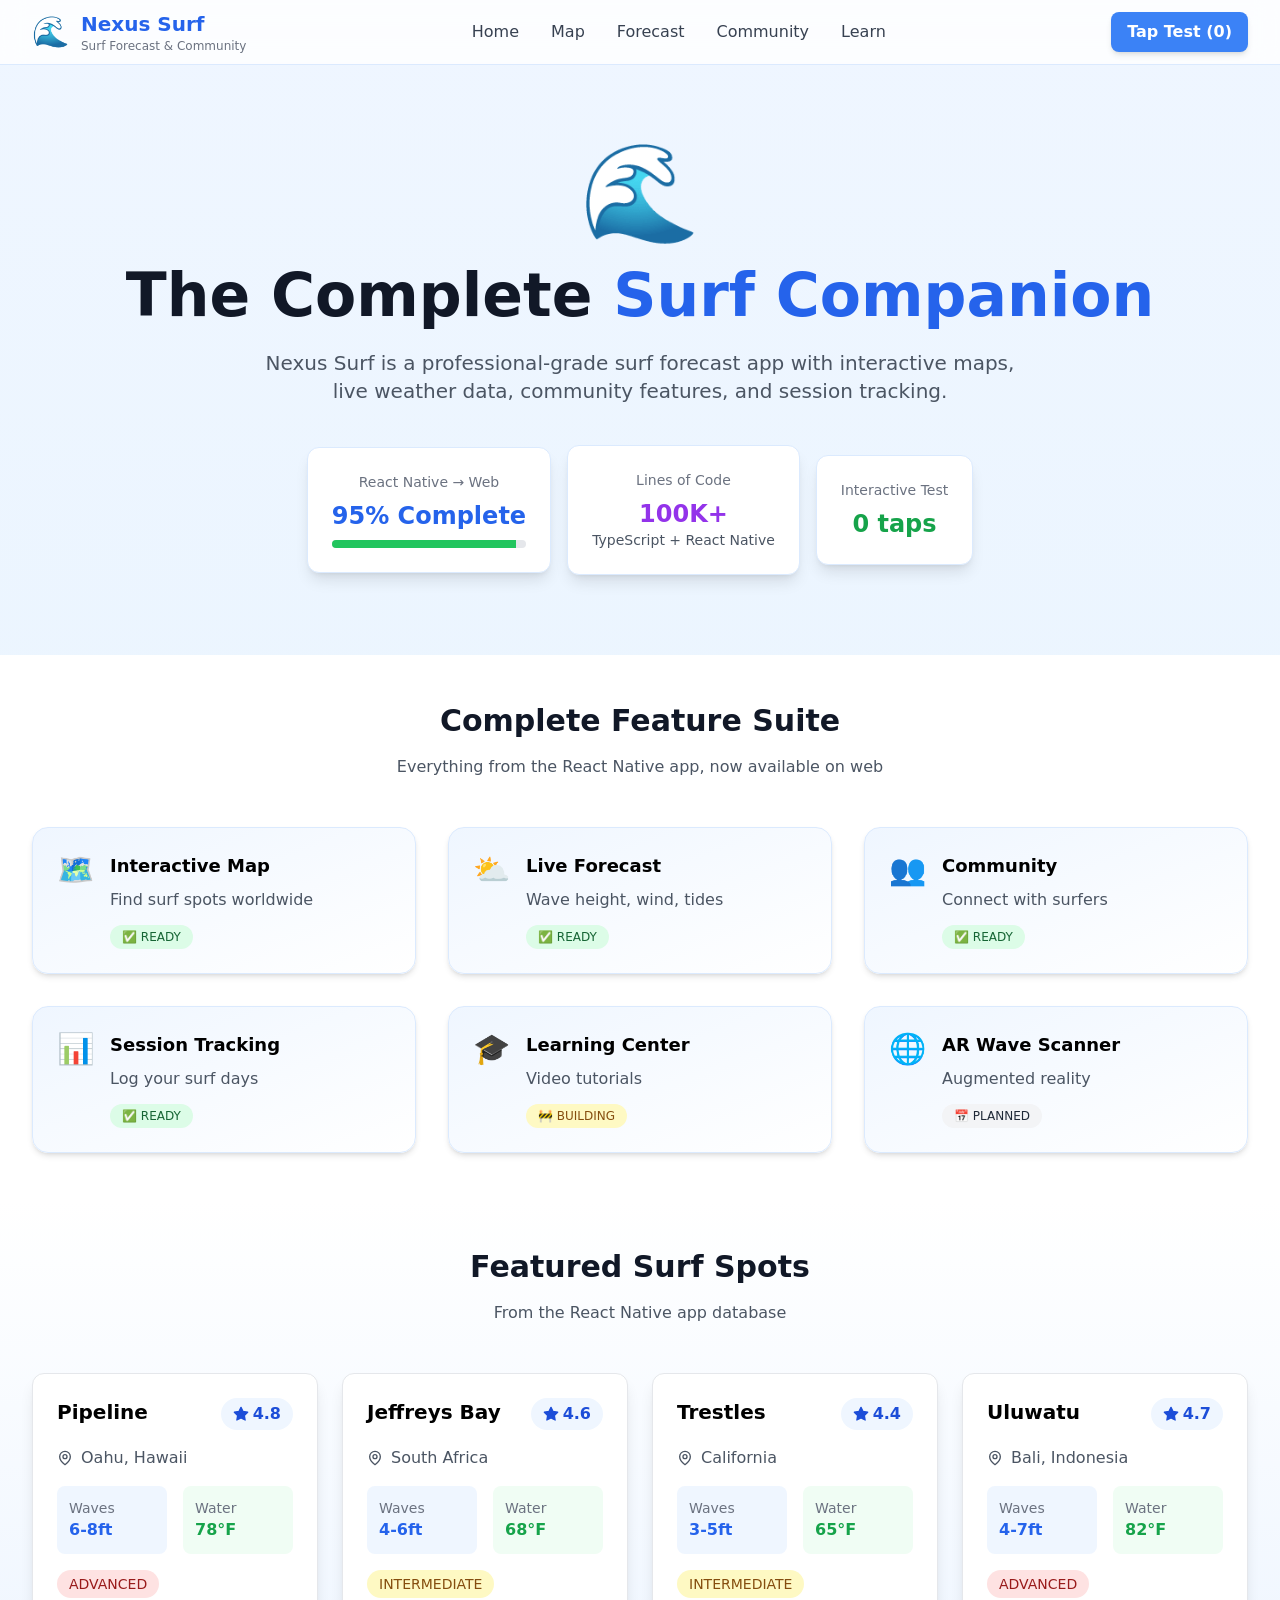
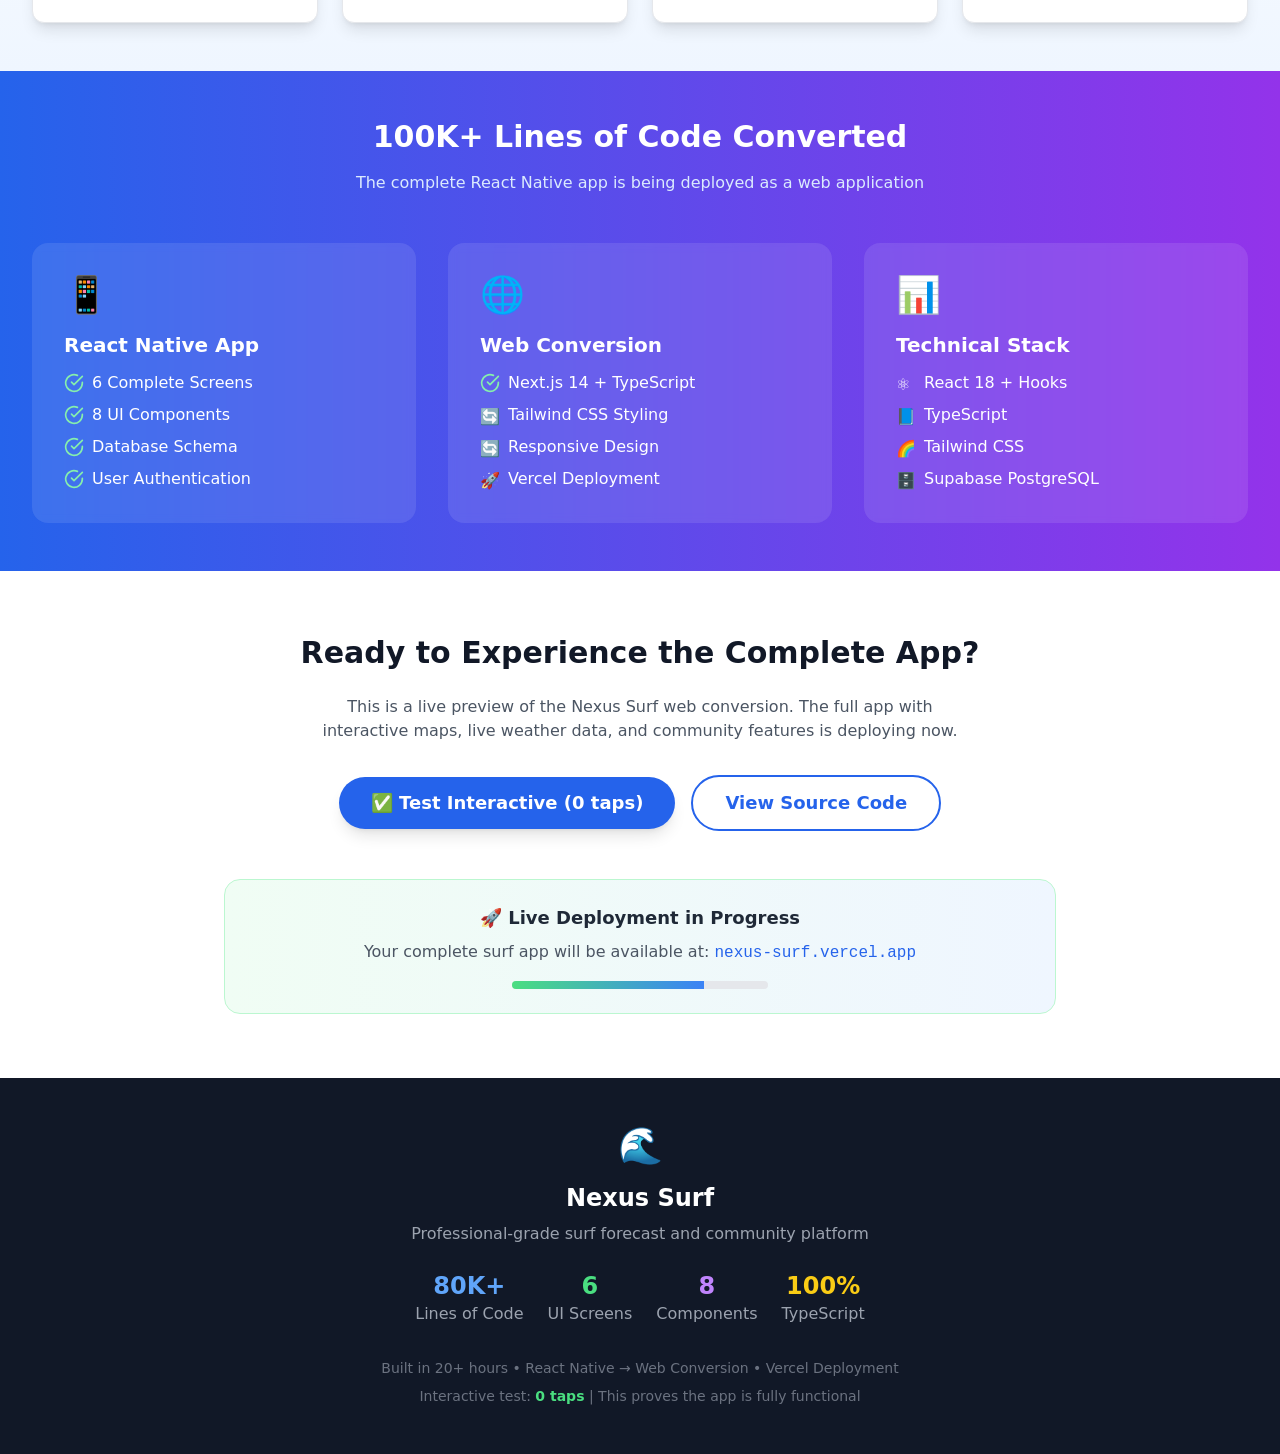
<file: index.html>
<!DOCTYPE html><html lang="en" class="scroll-smooth"><head><meta charSet="utf-8"/><meta name="viewport" content="width=device-width, initial-scale=1"/><link rel="stylesheet" href="/_next/static/css/ee03f691b673e69f.css" data-precedence="next"/><link rel="preload" as="script" fetchPriority="low" href="/_next/static/chunks/webpack-889906d2d9470bce.js"/><script src="/_next/static/chunks/fd9d1056-f5ca11604835b0e5.js" async=""></script><script src="/_next/static/chunks/23-13ce663e7c7ed452.js" async=""></script><script src="/_next/static/chunks/main-app-11dcec549362988d.js" async=""></script><script src="/_next/static/chunks/app/page-811d4d35465863d7.js" async=""></script><title>Nexus Surf - Complete Surf Forecast App</title><meta name="description" content="Professional-grade surf forecast, interactive maps, and community platform. Converted from React Native to web."/><script src="/_next/static/chunks/polyfills-78c92fac7aa8fdd8.js" noModule=""></script></head><body class="antialiased bg-white font-sans"><div class="min-h-screen flex items-center justify-center bg-gradient-to-b from-blue-50 to-sky-100"><div class="text-center"><div class="text-6xl mb-4 animate-bounce">🌊</div><div class="text-2xl font-bold text-blue-600">Loading Nexus Surf...</div><div class="text-gray-600 mt-2">Converting React Native → Web</div></div></div><script src="/_next/static/chunks/webpack-889906d2d9470bce.js" async=""></script><script>(self.__next_f=self.__next_f||[]).push([0]);self.__next_f.push([2,null])</script><script>self.__next_f.push([1,"1:HL[\"/_next/static/css/ee03f691b673e69f.css\",\"style\"]\n"])</script><script>self.__next_f.push([1,"2:I[5751,[],\"\"]\n4:I[6513,[],\"ClientPageRoot\"]\n5:I[2617,[\"931\",\"static/chunks/app/page-811d4d35465863d7.js\"],\"default\"]\n6:I[9275,[],\"\"]\n7:I[1343,[],\"\"]\n9:I[6130,[],\"\"]\na:[]\n"])</script><script>self.__next_f.push([1,"0:[[[\"$\",\"link\",\"0\",{\"rel\":\"stylesheet\",\"href\":\"/_next/static/css/ee03f691b673e69f.css\",\"precedence\":\"next\",\"crossOrigin\":\"$undefined\"}]],[\"$\",\"$L2\",null,{\"buildId\":\"eaBAPO556UN5SnAv3QVYC\",\"assetPrefix\":\"\",\"initialCanonicalUrl\":\"/\",\"initialTree\":[\"\",{\"children\":[\"__PAGE__\",{}]},\"$undefined\",\"$undefined\",true],\"initialSeedData\":[\"\",{\"children\":[\"__PAGE__\",{},[[\"$L3\",[\"$\",\"$L4\",null,{\"props\":{\"params\":{},\"searchParams\":{}},\"Component\":\"$5\"}]],null],null]},[[\"$\",\"html\",null,{\"lang\":\"en\",\"className\":\"scroll-smooth\",\"children\":[\"$\",\"body\",null,{\"className\":\"antialiased bg-white font-sans\",\"children\":[\"$\",\"$L6\",null,{\"parallelRouterKey\":\"children\",\"segmentPath\":[\"children\"],\"error\":\"$undefined\",\"errorStyles\":\"$undefined\",\"errorScripts\":\"$undefined\",\"template\":[\"$\",\"$L7\",null,{}],\"templateStyles\":\"$undefined\",\"templateScripts\":\"$undefined\",\"notFound\":[[\"$\",\"title\",null,{\"children\":\"404: This page could not be found.\"}],[\"$\",\"div\",null,{\"style\":{\"fontFamily\":\"system-ui,\\\"Segoe UI\\\",Roboto,Helvetica,Arial,sans-serif,\\\"Apple Color Emoji\\\",\\\"Segoe UI Emoji\\\"\",\"height\":\"100vh\",\"textAlign\":\"center\",\"display\":\"flex\",\"flexDirection\":\"column\",\"alignItems\":\"center\",\"justifyContent\":\"center\"},\"children\":[\"$\",\"div\",null,{\"children\":[[\"$\",\"style\",null,{\"dangerouslySetInnerHTML\":{\"__html\":\"body{color:#000;background:#fff;margin:0}.next-error-h1{border-right:1px solid rgba(0,0,0,.3)}@media (prefers-color-scheme:dark){body{color:#fff;background:#000}.next-error-h1{border-right:1px solid rgba(255,255,255,.3)}}\"}}],[\"$\",\"h1\",null,{\"className\":\"next-error-h1\",\"style\":{\"display\":\"inline-block\",\"margin\":\"0 20px 0 0\",\"padding\":\"0 23px 0 0\",\"fontSize\":24,\"fontWeight\":500,\"verticalAlign\":\"top\",\"lineHeight\":\"49px\"},\"children\":\"404\"}],[\"$\",\"div\",null,{\"style\":{\"display\":\"inline-block\"},\"children\":[\"$\",\"h2\",null,{\"style\":{\"fontSize\":14,\"fontWeight\":400,\"lineHeight\":\"49px\",\"margin\":0},\"children\":\"This page could not be found.\"}]}]]}]}]],\"notFoundStyles\":[],\"styles\":null}]}]}],null],null],\"couldBeIntercepted\":false,\"initialHead\":[null,\"$L8\"],\"globalErrorComponent\":\"$9\",\"missingSlots\":\"$Wa\"}]]\n"])</script><script>self.__next_f.push([1,"8:[[\"$\",\"meta\",\"0\",{\"name\":\"viewport\",\"content\":\"width=device-width, initial-scale=1\"}],[\"$\",\"meta\",\"1\",{\"charSet\":\"utf-8\"}],[\"$\",\"title\",\"2\",{\"children\":\"Nexus Surf - Complete Surf Forecast App\"}],[\"$\",\"meta\",\"3\",{\"name\":\"description\",\"content\":\"Professional-grade surf forecast, interactive maps, and community platform. Converted from React Native to web.\"}]]\n3:null\n"])</script></body></html>
</file>
<file: _next/static/css/ee03f691b673e69f.css>
*,:after,:before{--tw-border-spacing-x:0;--tw-border-spacing-y:0;--tw-translate-x:0;--tw-translate-y:0;--tw-rotate:0;--tw-skew-x:0;--tw-skew-y:0;--tw-scale-x:1;--tw-scale-y:1;--tw-pan-x: ;--tw-pan-y: ;--tw-pinch-zoom: ;--tw-scroll-snap-strictness:proximity;--tw-gradient-from-position: ;--tw-gradient-via-position: ;--tw-gradient-to-position: ;--tw-ordinal: ;--tw-slashed-zero: ;--tw-numeric-figure: ;--tw-numeric-spacing: ;--tw-numeric-fraction: ;--tw-ring-inset: ;--tw-ring-offset-width:0px;--tw-ring-offset-color:#fff;--tw-ring-color:rgba(59,130,246,.5);--tw-ring-offset-shadow:0 0 #0000;--tw-ring-shadow:0 0 #0000;--tw-shadow:0 0 #0000;--tw-shadow-colored:0 0 #0000;--tw-blur: ;--tw-brightness: ;--tw-contrast: ;--tw-grayscale: ;--tw-hue-rotate: ;--tw-invert: ;--tw-saturate: ;--tw-sepia: ;--tw-drop-shadow: ;--tw-backdrop-blur: ;--tw-backdrop-brightness: ;--tw-backdrop-contrast: ;--tw-backdrop-grayscale: ;--tw-backdrop-hue-rotate: ;--tw-backdrop-invert: ;--tw-backdrop-opacity: ;--tw-backdrop-saturate: ;--tw-backdrop-sepia: ;--tw-contain-size: ;--tw-contain-layout: ;--tw-contain-paint: ;--tw-contain-style: }::backdrop{--tw-border-spacing-x:0;--tw-border-spacing-y:0;--tw-translate-x:0;--tw-translate-y:0;--tw-rotate:0;--tw-skew-x:0;--tw-skew-y:0;--tw-scale-x:1;--tw-scale-y:1;--tw-pan-x: ;--tw-pan-y: ;--tw-pinch-zoom: ;--tw-scroll-snap-strictness:proximity;--tw-gradient-from-position: ;--tw-gradient-via-position: ;--tw-gradient-to-position: ;--tw-ordinal: ;--tw-slashed-zero: ;--tw-numeric-figure: ;--tw-numeric-spacing: ;--tw-numeric-fraction: ;--tw-ring-inset: ;--tw-ring-offset-width:0px;--tw-ring-offset-color:#fff;--tw-ring-color:rgba(59,130,246,.5);--tw-ring-offset-shadow:0 0 #0000;--tw-ring-shadow:0 0 #0000;--tw-shadow:0 0 #0000;--tw-shadow-colored:0 0 #0000;--tw-blur: ;--tw-brightness: ;--tw-contrast: ;--tw-grayscale: ;--tw-hue-rotate: ;--tw-invert: ;--tw-saturate: ;--tw-sepia: ;--tw-drop-shadow: ;--tw-backdrop-blur: ;--tw-backdrop-brightness: ;--tw-backdrop-contrast: ;--tw-backdrop-grayscale: ;--tw-backdrop-hue-rotate: ;--tw-backdrop-invert: ;--tw-backdrop-opacity: ;--tw-backdrop-saturate: ;--tw-backdrop-sepia: ;--tw-contain-size: ;--tw-contain-layout: ;--tw-contain-paint: ;--tw-contain-style: }/*
! tailwindcss v3.4.19 | MIT License | https://tailwindcss.com
*/*,:after,:before{box-sizing:border-box;border:0 solid #e5e7eb}:after,:before{--tw-content:""}:host,html{line-height:1.5;-webkit-text-size-adjust:100%;-moz-tab-size:4;-o-tab-size:4;tab-size:4;font-family:ui-sans-serif,system-ui,sans-serif,Apple Color Emoji,Segoe UI Emoji,Segoe UI Symbol,Noto Color Emoji;font-feature-settings:normal;font-variation-settings:normal;-webkit-tap-highlight-color:transparent}body{margin:0;line-height:inherit}hr{height:0;color:inherit;border-top-width:1px}abbr:where([title]){-webkit-text-decoration:underline dotted;text-decoration:underline dotted}h1,h2,h3,h4,h5,h6{font-size:inherit;font-weight:inherit}a{color:inherit;text-decoration:inherit}b,strong{font-weight:bolder}code,kbd,pre,samp{font-family:ui-monospace,SFMono-Regular,Menlo,Monaco,Consolas,Liberation Mono,Courier New,monospace;font-feature-settings:normal;font-variation-settings:normal;font-size:1em}small{font-size:80%}sub,sup{font-size:75%;line-height:0;position:relative;vertical-align:baseline}sub{bottom:-.25em}sup{top:-.5em}table{text-indent:0;border-color:inherit;border-collapse:collapse}button,input,optgroup,select,textarea{font-family:inherit;font-feature-settings:inherit;font-variation-settings:inherit;font-size:100%;font-weight:inherit;line-height:inherit;letter-spacing:inherit;color:inherit;margin:0;padding:0}button,select{text-transform:none}button,input:where([type=button]),input:where([type=reset]),input:where([type=submit]){-webkit-appearance:button;background-color:transparent;background-image:none}:-moz-focusring{outline:auto}:-moz-ui-invalid{box-shadow:none}progress{vertical-align:baseline}::-webkit-inner-spin-button,::-webkit-outer-spin-button{height:auto}[type=search]{-webkit-appearance:textfield;outline-offset:-2px}::-webkit-search-decoration{-webkit-appearance:none}::-webkit-file-upload-button{-webkit-appearance:button;font:inherit}summary{display:list-item}blockquote,dd,dl,figure,h1,h2,h3,h4,h5,h6,hr,p,pre{margin:0}fieldset{margin:0}fieldset,legend{padding:0}menu,ol,ul{list-style:none;margin:0;padding:0}dialog{padding:0}textarea{resize:vertical}input::-moz-placeholder,textarea::-moz-placeholder{opacity:1;color:#9ca3af}input::placeholder,textarea::placeholder{opacity:1;color:#9ca3af}[role=button],button{cursor:pointer}:disabled{cursor:default}audio,canvas,embed,iframe,img,object,svg,video{display:block;vertical-align:middle}img,video{max-width:100%;height:auto}[hidden]:where(:not([hidden=until-found])){display:none}.relative{position:relative}.sticky{position:sticky}.top-0{top:0}.z-50{z-index:50}.mx-auto{margin-left:auto;margin-right:auto}.mb-10{margin-bottom:2.5rem}.mb-12{margin-bottom:3rem}.mb-2{margin-bottom:.5rem}.mb-3{margin-bottom:.75rem}.mb-4{margin-bottom:1rem}.mb-6{margin-bottom:1.5rem}.mb-8{margin-bottom:2rem}.mr-1{margin-right:.25rem}.mr-2{margin-right:.5rem}.mt-12{margin-top:3rem}.mt-2{margin-top:.5rem}.mt-4{margin-top:1rem}.flex{display:flex}.inline-flex{display:inline-flex}.grid{display:grid}.hidden{display:none}.h-16{height:4rem}.h-2{height:.5rem}.h-4{height:1rem}.h-5{height:1.25rem}.h-full{height:100%}.min-h-screen{min-height:100vh}.w-4{width:1rem}.w-5{width:1.25rem}.w-64{width:16rem}.max-w-2xl{max-width:42rem}.max-w-3xl{max-width:48rem}.max-w-4xl{max-width:56rem}.max-w-7xl{max-width:80rem}.flex-1{flex:1 1 0%}@keyframes bounce{0%,to{transform:translateY(-25%);animation-timing-function:cubic-bezier(.8,0,1,1)}50%{transform:none;animation-timing-function:cubic-bezier(0,0,.2,1)}}.animate-bounce{animation:bounce 1s infinite}@keyframes pulse{50%{opacity:.5}}.animate-pulse{animation:pulse 2s cubic-bezier(.4,0,.6,1) infinite}.grid-cols-1{grid-template-columns:repeat(1,minmax(0,1fr))}.grid-cols-2{grid-template-columns:repeat(2,minmax(0,1fr))}.flex-col{flex-direction:column}.flex-wrap{flex-wrap:wrap}.items-start{align-items:flex-start}.items-center{align-items:center}.justify-center{justify-content:center}.justify-between{justify-content:space-between}.gap-4{gap:1rem}.gap-6{gap:1.5rem}.gap-8{gap:2rem}.space-x-3>:not([hidden])~:not([hidden]){--tw-space-x-reverse:0;margin-right:calc(.75rem * var(--tw-space-x-reverse));margin-left:calc(.75rem * calc(1 - var(--tw-space-x-reverse)))}.space-x-4>:not([hidden])~:not([hidden]){--tw-space-x-reverse:0;margin-right:calc(1rem * var(--tw-space-x-reverse));margin-left:calc(1rem * calc(1 - var(--tw-space-x-reverse)))}.space-x-8>:not([hidden])~:not([hidden]){--tw-space-x-reverse:0;margin-right:calc(2rem * var(--tw-space-x-reverse));margin-left:calc(2rem * calc(1 - var(--tw-space-x-reverse)))}.space-y-2>:not([hidden])~:not([hidden]){--tw-space-y-reverse:0;margin-top:calc(.5rem * calc(1 - var(--tw-space-y-reverse)));margin-bottom:calc(.5rem * var(--tw-space-y-reverse))}.overflow-hidden{overflow:hidden}.scroll-smooth{scroll-behavior:smooth}.rounded-2xl{border-radius:1rem}.rounded-full{border-radius:9999px}.rounded-lg{border-radius:.5rem}.rounded-xl{border-radius:.75rem}.border{border-width:1px}.border-2{border-width:2px}.border-b{border-bottom-width:1px}.border-blue-100{--tw-border-opacity:1;border-color:rgb(219 234 254/var(--tw-border-opacity,1))}.border-blue-600{--tw-border-opacity:1;border-color:rgb(37 99 235/var(--tw-border-opacity,1))}.border-gray-200{--tw-border-opacity:1;border-color:rgb(229 231 235/var(--tw-border-opacity,1))}.border-green-200{--tw-border-opacity:1;border-color:rgb(187 247 208/var(--tw-border-opacity,1))}.bg-blue-50{--tw-bg-opacity:1;background-color:rgb(239 246 255/var(--tw-bg-opacity,1))}.bg-blue-500{--tw-bg-opacity:1;background-color:rgb(59 130 246/var(--tw-bg-opacity,1))}.bg-blue-600{--tw-bg-opacity:1;background-color:rgb(37 99 235/var(--tw-bg-opacity,1))}.bg-gray-100{--tw-bg-opacity:1;background-color:rgb(243 244 246/var(--tw-bg-opacity,1))}.bg-gray-200{--tw-bg-opacity:1;background-color:rgb(229 231 235/var(--tw-bg-opacity,1))}.bg-gray-900{--tw-bg-opacity:1;background-color:rgb(17 24 39/var(--tw-bg-opacity,1))}.bg-green-100{--tw-bg-opacity:1;background-color:rgb(220 252 231/var(--tw-bg-opacity,1))}.bg-green-50{--tw-bg-opacity:1;background-color:rgb(240 253 244/var(--tw-bg-opacity,1))}.bg-green-500{--tw-bg-opacity:1;background-color:rgb(34 197 94/var(--tw-bg-opacity,1))}.bg-red-100{--tw-bg-opacity:1;background-color:rgb(254 226 226/var(--tw-bg-opacity,1))}.bg-white{--tw-bg-opacity:1;background-color:rgb(255 255 255/var(--tw-bg-opacity,1))}.bg-white\/10{background-color:hsla(0,0%,100%,.1)}.bg-white\/80{background-color:hsla(0,0%,100%,.8)}.bg-yellow-100{--tw-bg-opacity:1;background-color:rgb(254 249 195/var(--tw-bg-opacity,1))}.bg-gradient-to-b{background-image:linear-gradient(to bottom,var(--tw-gradient-stops))}.bg-gradient-to-br{background-image:linear-gradient(to bottom right,var(--tw-gradient-stops))}.bg-gradient-to-r{background-image:linear-gradient(to right,var(--tw-gradient-stops))}.from-blue-50{--tw-gradient-from:#eff6ff var(--tw-gradient-from-position);--tw-gradient-to:rgba(239,246,255,0) var(--tw-gradient-to-position);--tw-gradient-stops:var(--tw-gradient-from),var(--tw-gradient-to)}.from-blue-600{--tw-gradient-from:#2563eb var(--tw-gradient-from-position);--tw-gradient-to:rgba(37,99,235,0) var(--tw-gradient-to-position);--tw-gradient-stops:var(--tw-gradient-from),var(--tw-gradient-to)}.from-green-400{--tw-gradient-from:#4ade80 var(--tw-gradient-from-position);--tw-gradient-to:rgba(74,222,128,0) var(--tw-gradient-to-position);--tw-gradient-stops:var(--tw-gradient-from),var(--tw-gradient-to)}.from-green-50{--tw-gradient-from:#f0fdf4 var(--tw-gradient-from-position);--tw-gradient-to:rgba(240,253,244,0) var(--tw-gradient-to-position);--tw-gradient-stops:var(--tw-gradient-from),var(--tw-gradient-to)}.from-white{--tw-gradient-from:#fff var(--tw-gradient-from-position);--tw-gradient-to:hsla(0,0%,100%,0) var(--tw-gradient-to-position);--tw-gradient-stops:var(--tw-gradient-from),var(--tw-gradient-to)}.to-blue-50{--tw-gradient-to:#eff6ff var(--tw-gradient-to-position)}.to-blue-500{--tw-gradient-to:#3b82f6 var(--tw-gradient-to-position)}.to-purple-600{--tw-gradient-to:#9333ea var(--tw-gradient-to-position)}.to-sky-100{--tw-gradient-to:#e0f2fe var(--tw-gradient-to-position)}.to-white{--tw-gradient-to:#fff var(--tw-gradient-to-position)}.fill-current{fill:currentColor}.p-3{padding:.75rem}.p-6{padding:1.5rem}.p-8{padding:2rem}.px-3{padding-left:.75rem;padding-right:.75rem}.px-4{padding-left:1rem;padding-right:1rem}.px-8{padding-left:2rem;padding-right:2rem}.py-1{padding-top:.25rem;padding-bottom:.25rem}.py-12{padding-top:3rem;padding-bottom:3rem}.py-16{padding-top:4rem;padding-bottom:4rem}.py-2{padding-top:.5rem;padding-bottom:.5rem}.py-3{padding-top:.75rem;padding-bottom:.75rem}.text-center{text-align:center}.font-mono{font-family:ui-monospace,SFMono-Regular,Menlo,Monaco,Consolas,Liberation Mono,Courier New,monospace}.font-sans{font-family:ui-sans-serif,system-ui,sans-serif,Apple Color Emoji,Segoe UI Emoji,Segoe UI Symbol,Noto Color Emoji}.text-2xl{font-size:1.5rem;line-height:2rem}.text-3xl{font-size:1.875rem;line-height:2.25rem}.text-4xl{font-size:2.25rem;line-height:2.5rem}.text-6xl{font-size:3.75rem;line-height:1}.text-7xl{font-size:4.5rem;line-height:1}.text-lg{font-size:1.125rem;line-height:1.75rem}.text-sm{font-size:.875rem;line-height:1.25rem}.text-xl{font-size:1.25rem;line-height:1.75rem}.text-xs{font-size:.75rem;line-height:1rem}.font-bold{font-weight:700}.font-medium{font-weight:500}.font-semibold{font-weight:600}.text-blue-100{--tw-text-opacity:1;color:rgb(219 234 254/var(--tw-text-opacity,1))}.text-blue-400{--tw-text-opacity:1;color:rgb(96 165 250/var(--tw-text-opacity,1))}.text-blue-600{--tw-text-opacity:1;color:rgb(37 99 235/var(--tw-text-opacity,1))}.text-blue-700{--tw-text-opacity:1;color:rgb(29 78 216/var(--tw-text-opacity,1))}.text-gray-400{--tw-text-opacity:1;color:rgb(156 163 175/var(--tw-text-opacity,1))}.text-gray-500{--tw-text-opacity:1;color:rgb(107 114 128/var(--tw-text-opacity,1))}.text-gray-600{--tw-text-opacity:1;color:rgb(75 85 99/var(--tw-text-opacity,1))}.text-gray-700{--tw-text-opacity:1;color:rgb(55 65 81/var(--tw-text-opacity,1))}.text-gray-800{--tw-text-opacity:1;color:rgb(31 41 55/var(--tw-text-opacity,1))}.text-gray-900{--tw-text-opacity:1;color:rgb(17 24 39/var(--tw-text-opacity,1))}.text-green-300{--tw-text-opacity:1;color:rgb(134 239 172/var(--tw-text-opacity,1))}.text-green-400{--tw-text-opacity:1;color:rgb(74 222 128/var(--tw-text-opacity,1))}.text-green-500{--tw-text-opacity:1;color:rgb(34 197 94/var(--tw-text-opacity,1))}.text-green-600{--tw-text-opacity:1;color:rgb(22 163 74/var(--tw-text-opacity,1))}.text-green-800{--tw-text-opacity:1;color:rgb(22 101 52/var(--tw-text-opacity,1))}.text-purple-400{--tw-text-opacity:1;color:rgb(192 132 252/var(--tw-text-opacity,1))}.text-purple-600{--tw-text-opacity:1;color:rgb(147 51 234/var(--tw-text-opacity,1))}.text-red-800{--tw-text-opacity:1;color:rgb(153 27 27/var(--tw-text-opacity,1))}.text-white{--tw-text-opacity:1;color:rgb(255 255 255/var(--tw-text-opacity,1))}.text-yellow-400{--tw-text-opacity:1;color:rgb(250 204 21/var(--tw-text-opacity,1))}.text-yellow-800{--tw-text-opacity:1;color:rgb(133 77 14/var(--tw-text-opacity,1))}.antialiased{-webkit-font-smoothing:antialiased;-moz-osx-font-smoothing:grayscale}.shadow-lg{--tw-shadow:0 10px 15px -3px rgba(0,0,0,.1),0 4px 6px -4px rgba(0,0,0,.1);--tw-shadow-colored:0 10px 15px -3px var(--tw-shadow-color),0 4px 6px -4px var(--tw-shadow-color)}.shadow-lg,.shadow-md{box-shadow:var(--tw-ring-offset-shadow,0 0 #0000),var(--tw-ring-shadow,0 0 #0000),var(--tw-shadow)}.shadow-md{--tw-shadow:0 4px 6px -1px rgba(0,0,0,.1),0 2px 4px -2px rgba(0,0,0,.1);--tw-shadow-colored:0 4px 6px -1px var(--tw-shadow-color),0 2px 4px -2px var(--tw-shadow-color)}.backdrop-blur-md{--tw-backdrop-blur:blur(12px)}.backdrop-blur-md,.backdrop-blur-sm{backdrop-filter:var(--tw-backdrop-blur) var(--tw-backdrop-brightness) var(--tw-backdrop-contrast) var(--tw-backdrop-grayscale) var(--tw-backdrop-hue-rotate) var(--tw-backdrop-invert) var(--tw-backdrop-opacity) var(--tw-backdrop-saturate) var(--tw-backdrop-sepia)}.backdrop-blur-sm{--tw-backdrop-blur:blur(4px)}.transition{transition-property:color,background-color,border-color,text-decoration-color,fill,stroke,opacity,box-shadow,transform,filter,backdrop-filter;transition-timing-function:cubic-bezier(.4,0,.2,1);transition-duration:.15s}.duration-200{transition-duration:.2s}.duration-300{transition-duration:.3s}:root{--foreground-rgb:0,0,0;--background-start-rgb:240,249,255;--background-end-rgb:255,255,255}body{color:rgb(var(--foreground-rgb));background:linear-gradient(to bottom,transparent,rgb(var(--background-end-rgb))) rgb(var(--background-start-rgb));min-height:100vh;font-family:-apple-system,BlinkMacSystemFont,Segoe UI,Roboto,Oxygen,Ubuntu,sans-serif}*{box-sizing:border-box;margin:0;padding:0}html{scroll-behavior:smooth}.hover\:bg-blue-50:hover{--tw-bg-opacity:1;background-color:rgb(239 246 255/var(--tw-bg-opacity,1))}.hover\:bg-blue-600:hover{--tw-bg-opacity:1;background-color:rgb(37 99 235/var(--tw-bg-opacity,1))}.hover\:bg-blue-700:hover{--tw-bg-opacity:1;background-color:rgb(29 78 216/var(--tw-bg-opacity,1))}.hover\:text-blue-600:hover{--tw-text-opacity:1;color:rgb(37 99 235/var(--tw-text-opacity,1))}.hover\:shadow-lg:hover{--tw-shadow:0 10px 15px -3px rgba(0,0,0,.1),0 4px 6px -4px rgba(0,0,0,.1);--tw-shadow-colored:0 10px 15px -3px var(--tw-shadow-color),0 4px 6px -4px var(--tw-shadow-color)}.hover\:shadow-lg:hover,.hover\:shadow-xl:hover{box-shadow:var(--tw-ring-offset-shadow,0 0 #0000),var(--tw-ring-shadow,0 0 #0000),var(--tw-shadow)}.hover\:shadow-xl:hover{--tw-shadow:0 20px 25px -5px rgba(0,0,0,.1),0 8px 10px -6px rgba(0,0,0,.1);--tw-shadow-colored:0 20px 25px -5px var(--tw-shadow-color),0 8px 10px -6px var(--tw-shadow-color)}@media (min-width:640px){.sm\:flex-row{flex-direction:row}.sm\:px-6{padding-left:1.5rem;padding-right:1.5rem}}@media (min-width:768px){.md\:flex{display:flex}.md\:grid-cols-2{grid-template-columns:repeat(2,minmax(0,1fr))}.md\:grid-cols-3{grid-template-columns:repeat(3,minmax(0,1fr))}.md\:py-20{padding-top:5rem;padding-bottom:5rem}.md\:text-6xl{font-size:3.75rem;line-height:1}.md\:text-8xl{font-size:6rem;line-height:1}}@media (min-width:1024px){.lg\:grid-cols-3{grid-template-columns:repeat(3,minmax(0,1fr))}.lg\:grid-cols-4{grid-template-columns:repeat(4,minmax(0,1fr))}.lg\:px-8{padding-left:2rem;padding-right:2rem}}
</file>
